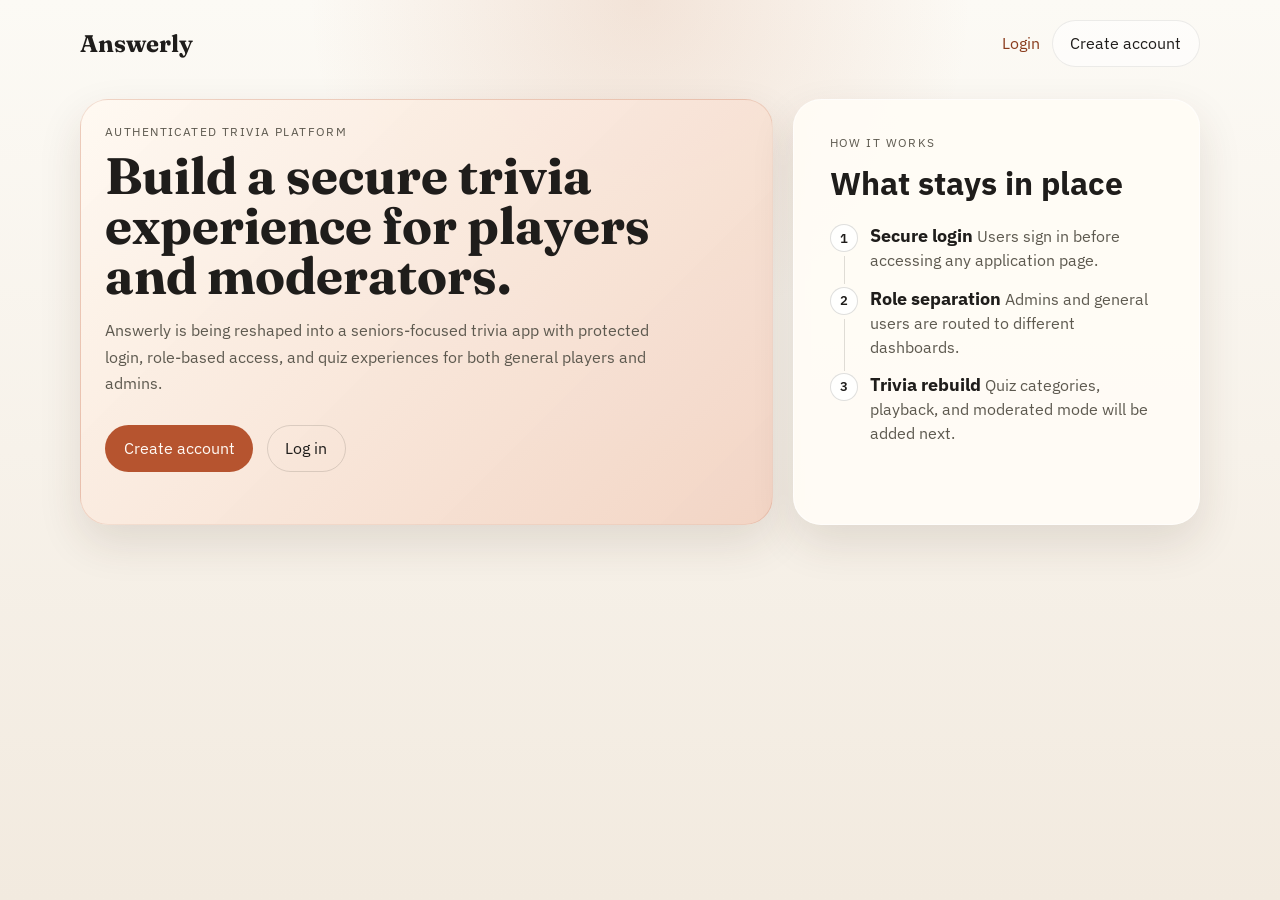
<file: frontend/index.html>
<!DOCTYPE html>
<html lang="en">

<head>
  <meta charset="UTF-8">
  <meta name="viewport" content="width=device-width, initial-scale=1.0">

  <title>Answerly | Trivia Platform</title>

  <link rel="preconnect" href="https://fonts.googleapis.com">
  <link rel="preconnect" href="https://fonts.gstatic.com" crossorigin>

  <link
    href="https://fonts.googleapis.com/css2?family=Fraunces:opsz,wght@9..144,600;9..144,700&family=IBM+Plex+Sans:wght@400;500;600&display=swap"
    rel="stylesheet">

  <link rel="stylesheet" href="./assets/css/styles.css">
</head>


<body data-page="landing">

  <div class="page-shell">


    <header class="topbar">
      <a class="brand" href="./index.html">Answerly</a>

      <nav class="topbar-nav">
        <a class="nav-link" href="./login.html">Login</a>
        <a class="button button-ghost" href="./register.html">Create account</a>
      </nav>
    </header>



    <!-- HERO SECTION -->

    <main class="hero-layout">


      <section class="hero-copy card card-accent">

        <p class="eyebrow">AUTHENTICATED TRIVIA PLATFORM</p>

        <h1>Build a secure trivia experience for players and moderators.</h1>

        <p class="lead">
          Answerly is being reshaped into a seniors-focused trivia app with
          protected login, role-based access, and quiz experiences for both
          general players and admins.
        </p>

        <div class="cta-row">
          <a class="button" href="./register.html">Create account</a>
          <a class="button button-secondary" href="./login.html">Log in</a>
        </div>

      </section>



      <!-- RIGHT SIDE CARD -->

      <aside class="card card-panel status-panel">

        <p class="eyebrow">HOW IT WORKS</p>

        <h2 class="panel-title">What stays in place</h2>

        <ol class="steps-list">

          <li>
            <div class="step-badge">1</div>
            <div class="step-body">
              <span class="step-label">Secure login</span>
              <span class="step-copy">Users sign in before accessing any application page.</span>
            </div>
          </li>

          <li>
            <div class="step-badge">2</div>
            <div class="step-body">
              <span class="step-label">Role separation</span>
              <span class="step-copy">Admins and general users are routed to different dashboards.</span>
            </div>
          </li>

          <li>
            <div class="step-badge">3</div>
            <div class="step-body">
              <span class="step-label">Trivia rebuild</span>
              <span class="step-copy">Quiz categories, playback, and moderated mode will be added next.</span>
            </div>
          </li>

        </ol>


        <!-- <div class="status-block">
          <p class="panel-label">Quick action</p>
          <a id="sessionAction" class="button button-secondary button-full" href="./login.html">
            Get started
          </a>
        </div> -->

      </aside>

    </main>

  </div>

  <script type="module" src="./assets/js/pages/landing-page.js"></script>

</body>

</html>
</file>
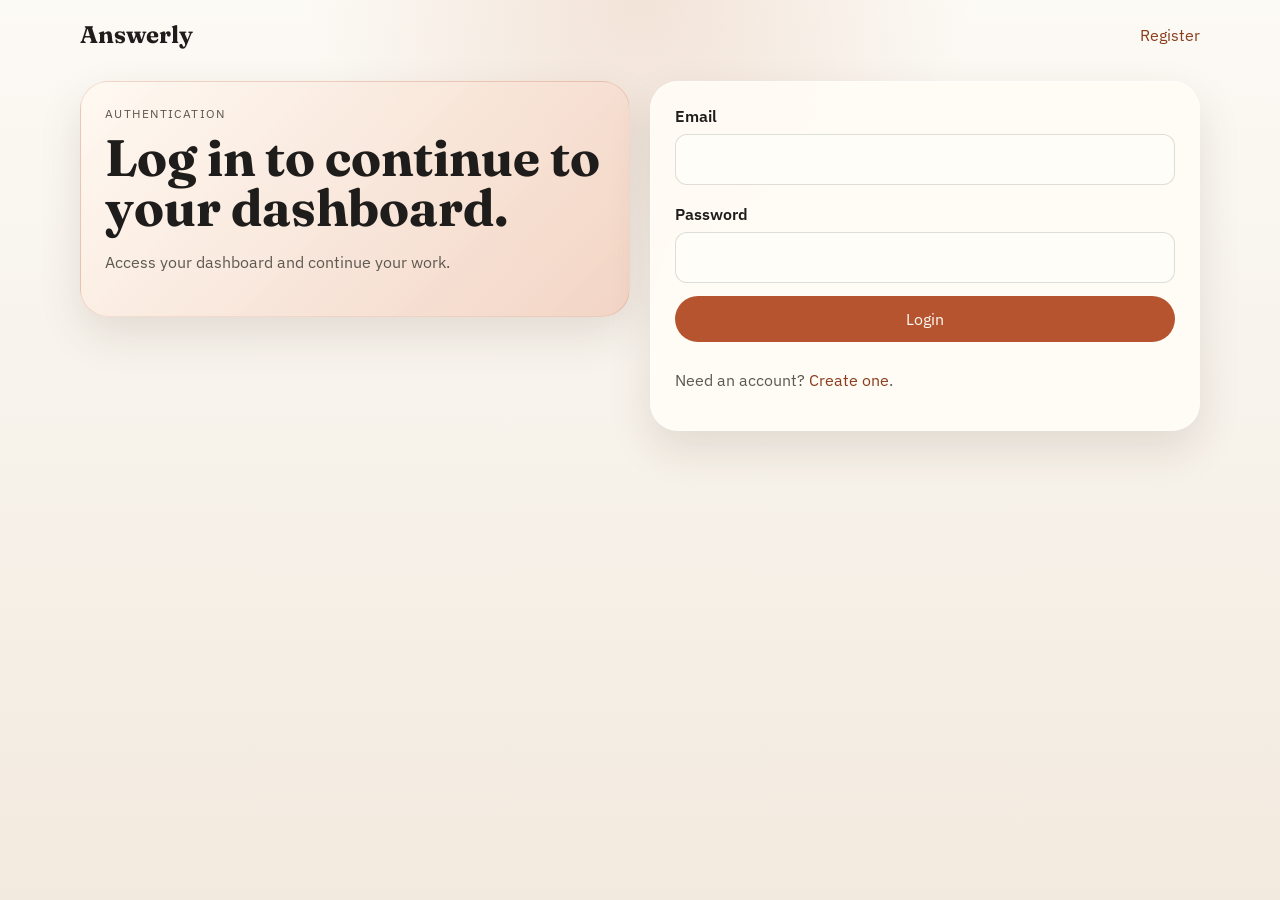
<file: frontend/admin-dashboard.html>
<!DOCTYPE html>
<html lang="en">
<head>
  <meta charset="UTF-8">
  <meta name="viewport" content="width=device-width, initial-scale=1.0">
  <title>Admin Dashboard | Answerly</title>
  <link rel="preconnect" href="https://fonts.googleapis.com">
  <link rel="preconnect" href="https://fonts.gstatic.com" crossorigin>
  <link href="https://fonts.googleapis.com/css2?family=Fraunces:opsz,wght@9..144,600;9..144,700&family=IBM+Plex+Sans:wght@400;500;600&display=swap" rel="stylesheet">
  <link rel="stylesheet" href="./assets/css/styles.css">
</head>
<body data-page="admin-dashboard">
  <div class="page-shell">
    <header class="topbar">
      <a class="brand" href="./index.html">Answerly</a>
      <nav class="topbar-nav">
        <span id="currentAdminLabel" class="nav-pill">Loading admin...</span>
        <a class="button button-secondary" href="./moderated-host.html">Moderated Host</a>
        <button id="logoutButton" class="button button-ghost" type="button">Logout</button>
      </nav>
    </header>

    <main class="dashboard-layout">
      <section class="card card-accent dashboard-summary">
        <p class="eyebrow">Admin Dashboard</p>
        <h1>Quiz management area</h1>
        <p class="lead">Admins can manage quiz questions on the left and monitor player performance on the right.</p>

        <dl class="metrics-grid">
          <div class="metric-card">
            <dt>Role</dt>
            <dd>Admin</dd>
          </div>
          <div class="metric-card">
            <dt>Total quizzes</dt>
            <dd id="quizCountValue">--</dd>
          </div>
          <div class="metric-card">
            <dt>Categories</dt>
            <dd id="categoryCountValue">--</dd>
          </div>
        </dl>
      </section>

      <section class="card card-panel quiz-categories-panel admin-dashboard-left">
        <div class="section-heading">
          <h2>Quiz Questions</h2>
          <button id="newQuizButton" class="button button-secondary" type="button">New Category</button>
        </div>
        <p id="adminMessage" class="feedback-message" aria-live="polite"></p>
        <div id="quizAdminList" class="quiz-category-list"></div>
        <div class="editor-actions admin-pagination-actions">
          <button id="previousQuizButton" class="button button-secondary" type="button">Previous</button>
          <button id="nextQuizButton" class="button button-secondary" type="button">Next</button>
        </div>
      </section>

      <section class="card card-panel score-summary-panel admin-dashboard-right">
        <div class="section-heading">
          <h2>Moderated Session Summary</h2>
        </div>

        <div class="stats-strip">
          <div class="metric-card">
            <dt>Latest session</dt>
            <dd id="adminCurrentUserValue">--</dd>
          </div>
          <div class="metric-card">
            <dt>Active sessions</dt>
            <dd id="adminTotalScoreValue">--</dd>
          </div>
        </div>

        <div class="recent-history-block">
          <p class="panel-label">Recent sessions</p>
          <div id="adminScoreSummaryList" class="recent-results-list"></div>
        </div>

        <div class="stats-strip admin-user-summary-strip">
          <div class="metric-card">
            <dt>Total sessions</dt>
            <dd id="adminTotalAttemptsValue">--</dd>
          </div>
          <div class="metric-card">
            <dt>Last ended</dt>
            <dd id="adminLastPlayedValue">--</dd>
          </div>
        </div>

        <div class="editor-actions admin-pagination-actions">
          <button id="previousUserButton" class="button button-secondary" type="button">Previous</button>
          <button id="nextUserButton" class="button button-secondary" type="button">Next</button>
        </div>
      </section>
    </main>
  </div>

  <div id="questionModal" class="quiz-modal" hidden>
    <div class="quiz-modal-backdrop" data-close-question="true"></div>
    <section class="quiz-modal-dialog admin-question-dialog" role="dialog" aria-modal="true" aria-labelledby="questionModalTitle">
      <div class="quiz-modal-header">
        <div>
          <p id="questionModalEyebrow" class="eyebrow">Question Editor</p>
          <h2 id="questionModalTitle">Question</h2>
        </div>
        <button id="closeQuestionModalButton" class="button button-ghost" type="button">Close</button>
      </div>

      <form id="questionEditorForm" class="form-stack" novalidate>
        <label class="field">
          <span>Question text</span>
          <textarea id="questionTextInput" rows="4"></textarea>
        </label>

        <label class="field">
          <span>Media type</span>
          <select id="questionMediaTypeInput">
            <option value="Video">Video</option>
            <option value="Image">Image</option>
            <option value="Audio">Audio</option>
            <option value="Quote">Quote</option>
          </select>
        </label>

        <label class="field">
          <span>YouTube / media URL</span>
          <input id="questionMediaUrlInput" type="url" placeholder="https://...">
        </label>

        <label class="field">
          <span>Media prompt</span>
          <textarea id="questionMediaPromptInput" rows="3"></textarea>
        </label>

        <div class="field">
          <span>Media preview</span>
          <div id="questionMediaPreview" class="admin-media-preview"></div>
        </div>

        <div class="admin-options-grid">
          <label class="field">
            <span>Option A</span>
            <input id="optionAInput" type="text">
          </label>
          <label class="field">
            <span>Option B</span>
            <input id="optionBInput" type="text">
          </label>
          <label class="field">
            <span>Option C</span>
            <input id="optionCInput" type="text">
          </label>
          <label class="field">
            <span>Option D</span>
            <input id="optionDInput" type="text">
          </label>
        </div>

        <label class="field">
          <span>Correct answer</span>
          <select id="correctAnswerInput">
            <option value="0">Option A</option>
            <option value="1">Option B</option>
            <option value="2">Option C</option>
            <option value="3">Option D</option>
          </select>
        </label>

        <label class="field">
          <span>Points</span>
          <input id="questionPointsInput" type="number" min="1" value="1">
        </label>

        <div class="editor-actions">
          <button class="button" type="submit">Save question</button>
          <button id="deleteQuestionButton" class="button button-secondary" type="button">Delete question</button>
        </div>
      </form>
    </section>
  </div>

  <div id="quizModal" class="quiz-modal" hidden>
    <div class="quiz-modal-backdrop" data-close-quiz-editor="true"></div>
    <section class="quiz-modal-dialog admin-question-dialog" role="dialog" aria-modal="true" aria-labelledby="quizModalTitle">
      <div class="quiz-modal-header">
        <div>
          <p class="eyebrow">Quiz Editor</p>
          <h2 id="quizModalTitle">Edit Quiz</h2>
        </div>
        <button id="closeQuizModalButton" class="button button-ghost" type="button">Close</button>
      </div>

      <form id="quizMetaForm" class="form-stack" novalidate>
        <label id="quizModalCategorySelectRow" class="field" hidden>
          <span>Category</span>
          <select id="quizModalCategorySelect" required></select>
        </label>

        <div id="quizModalCategoryCreateRow" class="field">
          <span>Category</span>
          <div class="admin-category-inline-row">
            <input id="quizModalCategoryCreateInput" type="text" maxlength="100" placeholder="Enter category name">
            <button id="quizModalCategoryCreateButton" class="button button-secondary" type="button">Add Category</button>
          </div>
          <p id="quizModalCategoryCreateMessage" class="feedback-message" aria-live="polite"></p>
        </div>

        <div id="quizModalQuestionsBlock" class="recent-history-block admin-details-block">
          <p class="panel-label">Questions</p>
          <p id="quizModalQuestionsMessage" class="feedback-message" aria-live="polite"></p>
          <div id="quizModalQuestionRow" class="admin-question-row"></div>
        </div>

        <div class="editor-actions">
          <button id="deleteQuizButton" class="button button-danger-outline" type="button">Delete category</button>
        </div>
      </form>
    </section>
  </div>

  <div id="addCategoryModal" class="quiz-modal" hidden>
    <div class="quiz-modal-backdrop" data-close-add-category="true"></div>
    <section class="quiz-modal-dialog admin-add-category-dialog" role="dialog" aria-modal="true" aria-labelledby="addCategoryModalTitle">
      <div class="quiz-modal-header">
        <div>
          <p class="eyebrow">Quiz Editor</p>
          <h2 id="addCategoryModalTitle">Add Category</h2>
        </div>
        <button id="closeAddCategoryModalButton" class="button button-ghost" type="button">Close</button>
      </div>

      <form id="addCategoryForm" class="form-stack" novalidate>
        <label class="field">
          <span>Category name</span>
          <input id="addCategoryNameInput" type="text" maxlength="100" required>
        </label>
        <p id="addCategoryMessage" class="feedback-message" aria-live="polite"></p>

        <div class="editor-actions">
          <button id="addCategorySubmitButton" class="button" type="submit">Add category</button>
          <button id="cancelAddCategoryButton" class="button button-secondary" type="button">Cancel</button>
        </div>
      </form>
    </section>
  </div>

  <div id="confirmModal" class="quiz-modal" hidden>
    <div id="confirmModalBackdrop" class="quiz-modal-backdrop"></div>
    <section class="quiz-modal-dialog admin-confirm-dialog" role="dialog" aria-modal="true" aria-labelledby="confirmModalTitle">
      <div class="quiz-modal-header">
        <div>
          <p class="eyebrow">Confirm Action</p>
          <h2 id="confirmModalTitle">Delete category?</h2>
        </div>
      </div>

      <p id="confirmModalMessage" class="recent-result-meta admin-confirm-message"></p>

      <div class="editor-actions">
        <button id="confirmModalCancelButton" class="button button-secondary" type="button">Cancel</button>
        <button id="confirmModalOkButton" class="button button-danger-outline" type="button">Delete</button>
      </div>
    </section>
  </div>

  <script type="module" src="./assets/js/pages/admin-dashboard-page.js"></script>
</body>
</html>
</file>
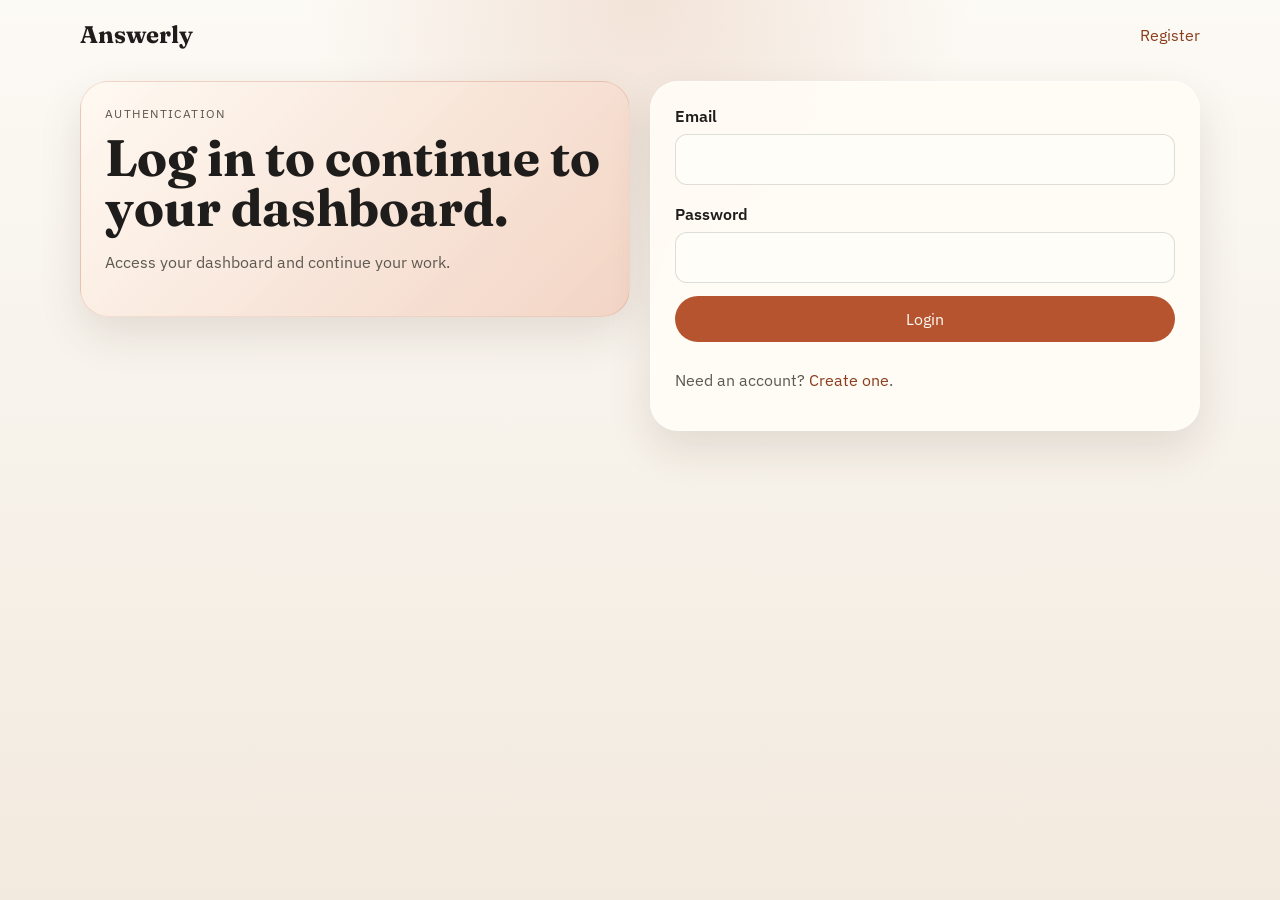
<file: frontend/login.html>
<!DOCTYPE html>
<html lang="en">
<head>
  <meta charset="UTF-8">
  <meta name="viewport" content="width=device-width, initial-scale=1.0">
  <title>Login | Answerly</title>
  <link rel="preconnect" href="https://fonts.googleapis.com">
  <link rel="preconnect" href="https://fonts.gstatic.com" crossorigin>
  <link href="https://fonts.googleapis.com/css2?family=Fraunces:opsz,wght@9..144,600;9..144,700&family=IBM+Plex+Sans:wght@400;500;600&display=swap" rel="stylesheet">
  <link rel="stylesheet" href="./assets/css/styles.css">
</head>
<body data-page="login">
  <div class="page-shell">
    <header class="topbar">
      <a class="brand" href="./index.html">Answerly</a>
      <nav class="topbar-nav">
        <a class="nav-link" href="./register.html">Register</a>
      </nav>
    </header>

    <main class="auth-layout">
      <section class="card card-accent intro-panel">
        <p class="eyebrow">Authentication</p>
        <h1>Log in to continue to your dashboard.</h1>
        <p class="lead">Access your dashboard and continue your work.</p>
      </section>

      <section class="card card-panel form-panel">
        <form id="loginForm" class="form-stack" novalidate>
          <label class="field">
            <span>Email</span>
            <input id="email" name="email" type="email" autocomplete="email" required>
          </label>
          <p id="emailError" class="field-error" aria-live="polite"></p>
          <label class="field">
          </label>
          <label class="field">
            <span>Password</span>
            <input id="password" name="password" type="password" autocomplete="current-password" required>
          </label>
          <p id="passwordError" class="field-error" aria-live="polite"></p>
          </label>
          <button class="button" type="submit">Login</button>
        </form>

        <p id="formMessage" class="feedback-message" aria-live="polite"></p>
        <p class="helper-copy">Need an account? <a href="./register.html">Create one</a>.</p>
      </section>
    </main>
  </div>

  <script type="module" src="./assets/js/pages/login-page.js"></script>
</body>
</html>
</file>
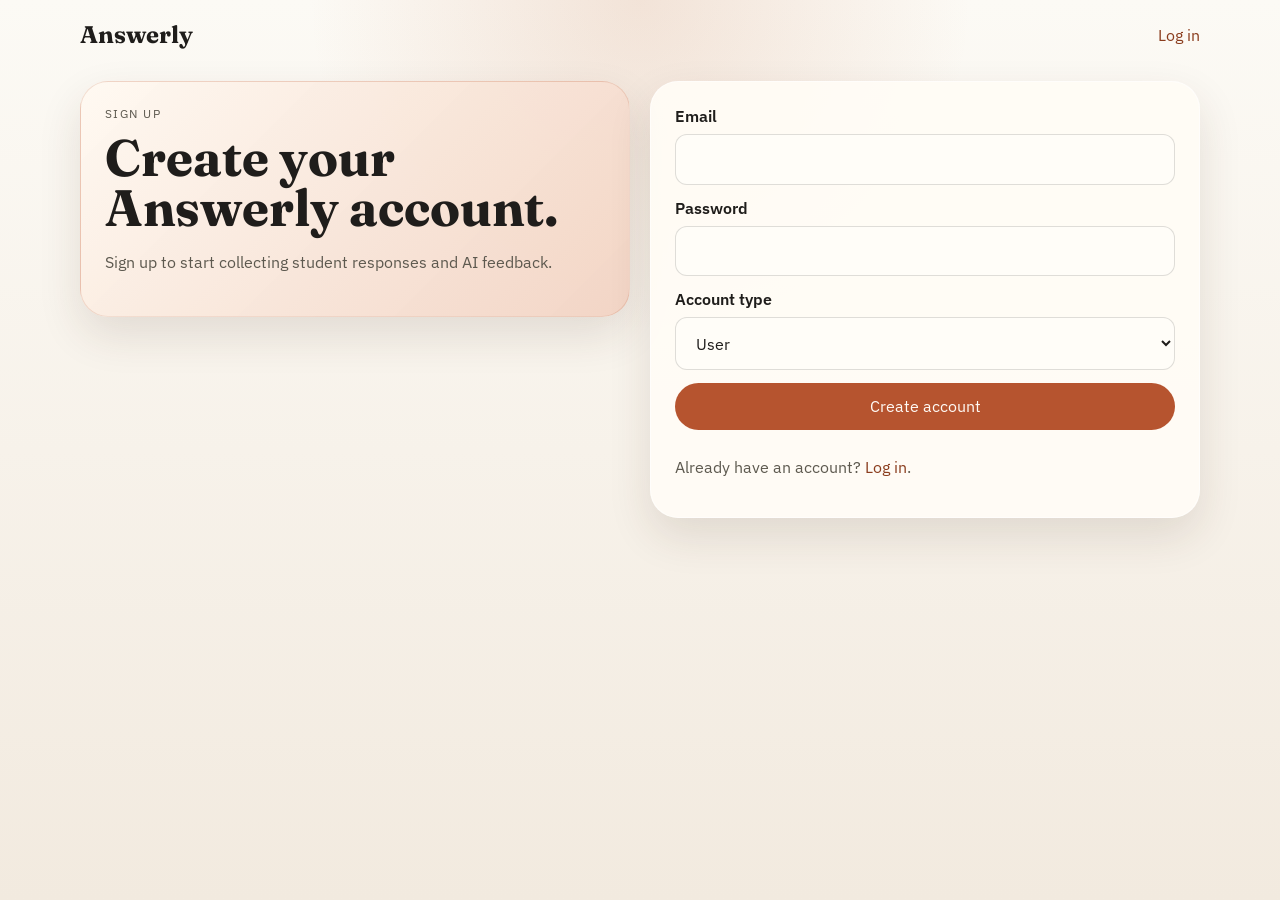
<file: frontend/register.html>
<!DOCTYPE html>
<html lang="en">
<head>
  <meta charset="UTF-8">
  <meta name="viewport" content="width=device-width, initial-scale=1.0">
  <title>Sign up | Answerly</title>
  <link rel="preconnect" href="https://fonts.googleapis.com">
  <link rel="preconnect" href="https://fonts.gstatic.com" crossorigin>
  <link href="https://fonts.googleapis.com/css2?family=Fraunces:opsz,wght@9..144,600;9..144,700&family=IBM+Plex+Sans:wght@400;500;600&display=swap" rel="stylesheet">
  <link rel="stylesheet" href="./assets/css/styles.css">
</head>
<body data-page="register">
  <div class="page-shell">
    <header class="topbar">
      <a class="brand" href="./index.html">Answerly</a>
      <nav class="topbar-nav">
        <a class="nav-link" href="./login.html">Log in</a>
      </nav>
    </header>

    <main class="auth-layout">
      <section class="card card-accent intro-panel">
        <p class="eyebrow">Sign up</p>
        <h1>Create your Answerly account.</h1>
        <p class="lead">Sign up to start collecting student responses and AI feedback.</p>
      </section>

      <section class="card card-panel form-panel">
        <form id="registerForm" class="form-stack" novalidate>
          <label class="field">
            <span>Email</span>
            <input id="email" name="email" type="email" autocomplete="email" required>
          </label>
          <p id="emailError" class="field-error" aria-live="polite"></p>
          <label class="field">
            <span>Password</span>
            <input id="password" name="password" type="password" autocomplete="new-password" required>
          </label>
          <p id="passwordError" class="field-error" aria-live="polite"></p>
          <label class="field">
            <span>Account type</span>
            <select id="role" name="role">
              <option value="user">User</option>
              <option value="admin">Admin</option>
            </select>
          </label>
          <p id="roleError" class="field-error" aria-live="polite"></p>
          <button class="button" type="submit">Create account</button>
        </form>

        <p id="formMessage" class="feedback-message" aria-live="polite"></p>
        <p class="helper-copy">Already have an account? <a href="./login.html">Log in</a>.</p>
      </section>
    </main>
  </div>

  <script type="module" src="./assets/js/pages/register-page.js"></script>
</body>
</html>
</file>
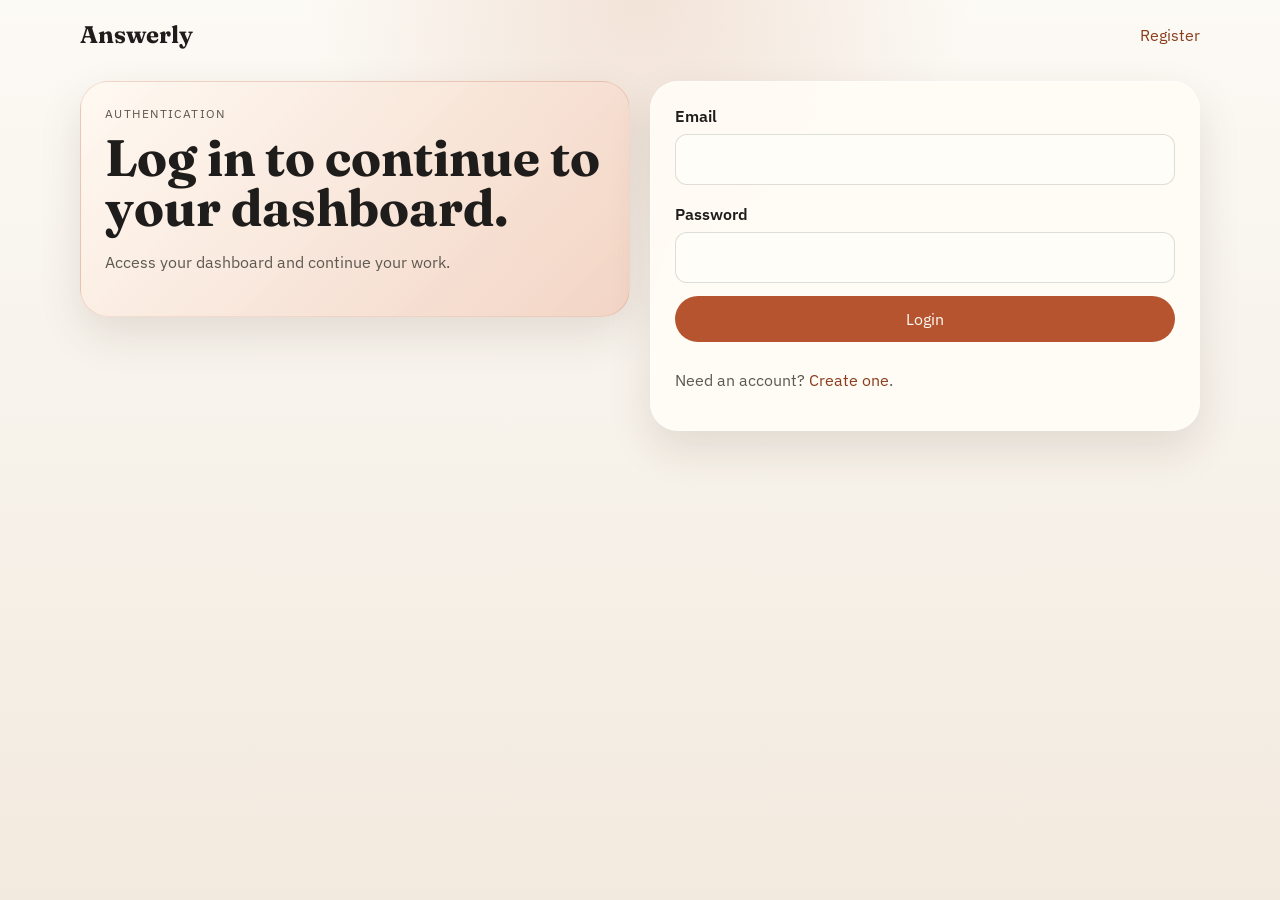
<file: frontend/user-dashboard.html>
<!DOCTYPE html>
<html lang="en">
<head>
  <meta charset="UTF-8">
  <meta name="viewport" content="width=device-width, initial-scale=1.0">
  <title>User Dashboard | Answerly</title>
  <link rel="preconnect" href="https://fonts.googleapis.com">
  <link rel="preconnect" href="https://fonts.gstatic.com" crossorigin>
  <link href="https://fonts.googleapis.com/css2?family=Fraunces:opsz,wght@9..144,600;9..144,700&family=IBM+Plex+Sans:wght@400;500;600&display=swap" rel="stylesheet">
  <link rel="stylesheet" href="./assets/css/styles.css">
</head>
<body data-page="user-dashboard">
  <div class="page-shell">
    <header class="topbar">
      <a class="brand" href="./index.html">Answerly</a>
      <nav class="topbar-nav">
        <span id="currentUserLabel" class="nav-pill">Loading session...</span>
        <a class="button button-secondary" href="./moderated-participant.html">Join Moderated</a>
        <button id="logoutButton" class="button button-ghost" type="button">Logout</button>
      </nav>
    </header>

    <main class="dashboard-layout">
      <section class="card card-accent dashboard-summary">
        <p class="eyebrow">User Dashboard</p>
        <h1>Trivia player area</h1>
        <p class="lead">Pick a quiz by era, review your recent scores, and continue building your seniors-focused trivia experience.</p>

        <dl class="metrics-grid">
          <div class="metric-card">
            <dt>Role</dt>
            <dd id="roleValue">User</dd>
          </div>
          <div class="metric-card">
            <dt>Status</dt>
            <dd>Authenticated</dd>
          </div>
        </dl>
      </section>

      <section class="card card-panel quiz-categories-panel">
        <div class="section-heading">
          <h2>Categories Choice</h2>
        </div>
        <div id="quizCategoryList" class="quiz-category-list"></div>
        <p id="dashboardMessage" class="feedback-message" aria-live="polite"></p>
      </section>

      <section class="card card-panel score-summary-panel">
        <div class="section-heading">
          <h2>Moderated Quiz Summary</h2>
        </div>
        <div class="stats-strip">
          <div class="metric-card">
            <dt>Sessions joined</dt>
            <dd id="totalAttemptsValue">--</dd>
          </div>
          <div class="metric-card">
            <dt>Total moderated score</dt>
            <dd id="totalScoreValue">--</dd>
          </div>
        </div>
        <div class="recent-history-block">
          <p class="panel-label">Recent moderated sessions</p>
          <div id="recentResultsList" class="recent-results-list"></div>
        </div>
      </section>
    </main>
  </div>

  <div id="quizModal" class="quiz-modal" hidden>
    <div class="quiz-modal-backdrop" data-close-quiz="true"></div>
    <section class="quiz-modal-dialog" role="dialog" aria-modal="true" aria-labelledby="quizModalTitle">
      <div class="quiz-modal-header">
        <div>
          <p id="quizModalEyebrow" class="eyebrow">Quiz Playback</p>
          <h2 id="quizModalTitle">Quiz Title</h2>
        </div>
        <button id="closeQuizButton" class="button button-ghost" type="button">Close</button>
      </div>

      <div class="quiz-progress-row">
        <span id="quizQuestionCounter" class="nav-pill">Question 1 / 5</span>
        <span id="quizScorePill" class="nav-pill">Score 0 / 5</span>
      </div>

      <div class="quiz-media-panel">
        <p id="quizMediaLabel" class="panel-label">Media prompt</p>
        <div id="quizMediaBox" class="quiz-media-box"></div>
      </div>

      <div class="quiz-question-block">
        <h3 id="quizQuestionText" class="quiz-question-text">Question text</h3>
        <div id="quizOptionsList" class="quiz-options-list"></div>
      </div>

      <div class="quiz-modal-footer">
        <p id="quizFeedbackMessage" class="feedback-message" aria-live="polite"></p>
        <div class="quiz-modal-actions">
          <button id="autoPlayButton" class="button button-secondary" type="button">Auto-play</button>
          <button id="stopAutoPlayButton" class="button button-ghost" type="button" hidden>Stop auto-play</button>
          <button id="nextQuestionButton" class="button" type="button" disabled>Next question</button>
        </div>
      </div>
    </section>
  </div>

  <script type="module" src="./assets/js/pages/user-dashboard-page.js"></script>
</body>
</html>
</file>
<file: frontend/assets/css/styles.css>
:root {
  --bg: #f4efe5;
  --bg-strong: radial-gradient(circle at top, rgba(199, 124, 84, 0.18), transparent 30%),
    linear-gradient(180deg, #fcfaf5 0%, #f2eadf 100%);
  --surface: rgba(255, 252, 246, 0.92);
  --surface-strong: #fffdf8;
  --panel: #1b2f2b;
  --text: #1f1d1b;
  --muted: #5d594f;
  --line: rgba(31, 29, 27, 0.14);
  --accent: #b6542f;
  --accent-dark: #8a3c1d;
  --accent-soft: #f1d3c3;
  --success: #275d46;
  --danger: #9a352a;
  --shadow: 0 18px 44px rgba(66, 42, 22, 0.12);
  --radius-lg: 28px;
  --radius-md: 18px;
  --radius-sm: 12px;
}

* {
  box-sizing: border-box;
}

[hidden] {
  display: none !important;
}

html {
  min-height: 100%;
}

body {
  margin: 0;
  min-height: 100vh;
  background: var(--bg-strong);
  color: var(--text);
  font-family: "IBM Plex Sans", sans-serif;
}

body.modal-open {
  overflow: hidden;
}

a {
  color: inherit;
}

button,
input,
select,
textarea {
  font: inherit;
}

.page-shell {
  width: min(1120px, calc(100% - 2rem));
  margin: 0 auto;
  padding: 1.25rem 0 3rem;
}

.topbar {
  display: flex;
  align-items: center;
  justify-content: space-between;
  gap: 1rem;
  margin-bottom: 2rem;
}

.topbar-nav {
  display: flex;
  align-items: center;
  gap: 0.75rem;
  flex-wrap: wrap;
}

.brand,
.hero-copy h1,
.intro-panel h1,
.dashboard-summary h1,
.section-heading h2 {
  font-family: "Fraunces", serif;
}

.brand {
  font-size: 1.5rem;
  text-decoration: none;
  font-weight: 700;
}

.nav-link,
.helper-copy a {
  color: var(--accent-dark);
  text-decoration: none;
}

.nav-pill {
  padding: 0.55rem 0.9rem;
  border-radius: 999px;
  background: rgba(255, 253, 248, 0.72);
  border: 1px solid var(--line);
  color: var(--muted);
}

.card {
  border-radius: var(--radius-lg);
  box-shadow: var(--shadow);
}

.card-accent {
  background:
    linear-gradient(135deg, rgba(255, 249, 241, 0.94) 0%, rgba(242, 211, 195, 0.96) 100%);
  border: 1px solid rgba(182, 84, 47, 0.16);
}

.card-panel {
  background: var(--surface);
  border: 1px solid rgba(255, 255, 255, 0.6);
}

.hero-layout,
.auth-layout,
.dashboard-layout {
  display: grid;
  gap: 1.25rem;
}

.hero-layout {
  grid-template-columns: 1.45fr 0.85fr;
  align-items: stretch;
}

.auth-layout {
  grid-template-columns: 1fr 1fr;
  align-items: start;
}

.dashboard-layout {
  grid-template-columns: repeat(12, 1fr);
  align-items: stretch;
}

.hero-copy,
.intro-panel,
.dashboard-summary,
.status-panel,
.form-panel,
.evaluator-panel,
.output-panel,
.admin-panel,
.quiz-categories-panel,
.score-summary-panel,
.moderated-host-question-panel {
  padding: 1.5rem;
}

.dashboard-summary {
  grid-column: span 12;
}

.evaluator-panel,
.admin-panel {
  grid-column: span 7;
}

.output-panel {
  grid-column: span 5;
}

.quiz-categories-panel,
.score-summary-panel {
  grid-column: span 6;
  height: 100%;
  min-height: 430px;
}

.admin-quizzes-panel,
.admin-editor-panel {
  grid-column: span 6;
  align-self: start;
}

.quiz-categories-panel {
  display: flex;
  flex-direction: column;
}

.eyebrow,
.panel-label {
  text-transform: uppercase;
  letter-spacing: 0.12em;
  font-size: 0.74rem;
  color: var(--muted);
  margin: 0 0 0.75rem;
}

h1,
h2,
p {
  margin-top: 0;
}

h1 {
  font-size: clamp(2.2rem, 4vw, 4rem);
  line-height: 0.98;
  margin-bottom: 1rem;
}

h2 {
  font-size: 1.6rem;
  margin-bottom: 0;
}

.lead {
  color: var(--muted);
  max-width: 58ch;
  line-height: 1.65;
}

.cta-row,
.section-heading {
  display: flex;
  align-items: center;
  justify-content: space-flex-start;
  gap: 0.85rem;
  flex-wrap: wrap;
}

.cta-row {
  margin: 1.75rem 0;
}

.hero-grid,
.metrics-grid,
.result-grid,
.quiz-category-list,
.recent-results-list,
.stats-strip {
  display: grid;
  gap: 1rem;
}

.quiz-category-list {
  flex: 1;
}

.hero-grid {
  grid-template-columns: repeat(2, minmax(0, 1fr));
}

.hero-grid div,
.metric-card,
.result-grid div,
.status-block,
.recent-result-card {
  background: rgba(255, 255, 255, 0.58);
  border: 1px solid rgba(255, 255, 255, 0.6);
  border-radius: var(--radius-md);
  padding: 1rem;
}

.recent-result-button {
  cursor: pointer;
}

.recent-result-button:hover,
.recent-result-button:focus-visible {
  background: rgba(255, 255, 255, 0.82);
  outline: 2px solid rgba(182, 84, 47, 0.2);
  outline-offset: 2px;
}

.dev-action-group {
  display: grid;
  gap: 0.75rem;
}

.hero-grid dt,
.metric-card dt,
.result-grid dt {
  font-weight: 600;
  margin-bottom: 0.45rem;
}

.hero-grid dd,
.metric-card dd,
.result-grid dd {
  margin: 0;
  color: var(--muted);
  line-height: 1.5;
}

.panel-value {
  margin: 0;
  font-size: 1.1rem;
}

.quiz-category-card {
  width: 100%;
  display: flex;
  align-items: center;
  justify-content: space-between;
  gap: 1rem;
  padding: 1.15rem 1.2rem;
  border-radius: var(--radius-md);
  border: 1px solid rgba(255, 255, 255, 0.6);
  background: rgba(255, 255, 255, 0.58);
  color: var(--text);
  cursor: pointer;
}

.quiz-category-card:hover,
.quiz-category-card:focus-visible {
  background: rgba(255, 255, 255, 0.82);
}

.quiz-category-title {
  font-weight: 700;
  text-align: left;
}

.quiz-category-score,
.recent-result-score {
  flex-shrink: 0;
  padding: 0.45rem 0.8rem;
  border-radius: 999px;
  background: rgba(182, 84, 47, 0.12);
  color: var(--accent-dark);
  font-weight: 700;
}

.stats-strip {
  grid-template-columns: repeat(2, minmax(0, 1fr));
  margin-bottom: 1rem;
}

.recent-history-block {
  display: grid;
  gap: 0.85rem;
}

.admin-quiz-list {
  display: grid;
  gap: 1rem;
}

.admin-quiz-card,
.admin-selected-quiz-card {
  background: rgba(255, 255, 255, 0.58);
  border: 1px solid rgba(255, 255, 255, 0.6);
  border-radius: var(--radius-md);
  padding: 1rem;
}

.admin-quiz-toprow {
  display: flex;
  align-items: center;
  justify-content: space-between;
  gap: 0.85rem;
  margin-bottom: 0.45rem;
}

.editor-actions {
  display: flex;
  gap: 0.65rem;
  flex-wrap: wrap;
  margin-top: 0.75rem;
}

.recent-result-heading {
  display: flex;
  align-items: center;
  justify-content: space-between;
  gap: 1rem;
  margin-bottom: 0.65rem;
}

.recent-result-title {
  margin: 0;
  font-size: 1rem;
}

.recent-result-meta {
  margin: 0;
  color: var(--muted);
  line-height: 1.4;
}

.admin-quizzes-panel h2,
.admin-editor-panel h2 {
  font-size: 1.35rem;
  margin-bottom: 0;
  line-height: 1.05;
}

.admin-quizzes-panel .button,
.admin-editor-panel .button {
  min-height: 44px;
  padding: 0.78rem 1.1rem;
}

.admin-editor-panel .form-stack {
  gap: 0.55rem;
}

.admin-editor-panel .field {
  gap: 0.35rem;
}

.admin-editor-panel .field span {
  font-size: 0.96rem;
}

.admin-editor-panel .field input,
.admin-editor-panel .field select,
.admin-editor-panel .field textarea {
  padding: 0.82rem 0.95rem;
}

.admin-editor-panel textarea {
  min-height: 130px;
}

.admin-selected-quiz-card {
  color: var(--muted);
  line-height: 1.55;
}

.admin-toolbar {
  display: flex;
  align-items: center;
  gap: 0.75rem;
  margin-bottom: 0.85rem;
  flex-wrap: wrap;
}

.admin-panel-heading {
  margin-bottom: 0.85rem;
}

.admin-quiz-card .recent-result-title {
  font-size: 1rem;
}

.admin-quiz-card .recent-result-meta {
  line-height: 1.45;
}

.admin-quiz-card .button-secondary {
  background: transparent;
}

.admin-quizzes-panel .feedback-message {
  margin-bottom: 0.75rem;
}

.admin-editor-panel .panel-label {
  margin-bottom: 0.55rem;
}

.quiz-modal {
  position: fixed;
  inset: 0;
  z-index: 30;
  display: grid;
  place-items: center;
  padding: 1.5rem;
}

.quiz-modal[hidden] {
  display: none;
}

.quiz-modal-backdrop {
  position: absolute;
  inset: 0;
  background: rgba(23, 18, 14, 0.48);
  backdrop-filter: blur(6px);
}

.quiz-modal-dialog {
  position: relative;
  z-index: 1;
  width: min(760px, 100%);
  max-height: min(90vh, 920px);
  overflow: auto;
  padding: 1.5rem;
  border-radius: var(--radius-lg);
  background: var(--surface-strong);
  box-shadow: 0 28px 70px rgba(42, 26, 12, 0.28);
}

.quiz-modal-header,
.quiz-progress-row,
.quiz-modal-footer {
  display: flex;
  align-items: center;
  justify-content: space-between;
  gap: 1rem;
}

.quiz-modal-header {
  align-items: flex-start;
}

.quiz-progress-row {
  margin: 1rem 0;
  flex-wrap: wrap;
}

.quiz-media-panel,
.quiz-question-block {
  margin-top: 1rem;
}

.quiz-media-box {
  min-height: 120px;
  padding: 1rem 1.1rem;
  border-radius: var(--radius-md);
  border: 1px solid var(--line);
  background: linear-gradient(135deg, rgba(241, 211, 195, 0.5), rgba(255, 253, 248, 0.95));
  color: var(--muted);
  line-height: 1.65;
  display: flex;
  flex-direction: column;
  align-items: center;
  justify-content: center;
}

.quiz-media-image {
  max-width: 100%;
  max-height: 320px;
  border-radius: 10px;
  object-fit: contain;
}

.quiz-media-player {
  width: 100%;
  max-width: 100%;
  border-radius: 10px;
}

.quiz-media-iframe {
  width: 100%;
  aspect-ratio: 16 / 9;
  border: 0;
  border-radius: 10px;
}

.quiz-media-prompt {
  margin: 0 0 0.5rem;
  font-style: italic;
  color: var(--muted);
  text-align: center;
}

.quiz-question-text {
  margin: 0 0 1rem;
  font-size: 1.25rem;
}

.quiz-options-list {
  display: grid;
  grid-template-columns: repeat(2, minmax(0, 1fr));
  gap: 0.9rem;
}

.quiz-option-button {
  min-height: 86px;
  padding: 1rem;
  border-radius: var(--radius-md);
  border: 1px solid var(--line);
  background: rgba(255, 255, 255, 0.82);
  color: var(--text);
  text-align: left;
  cursor: pointer;
}

.quiz-option-button:hover,
.quiz-option-button:focus-visible {
  background: rgba(255, 248, 240, 0.96);
}

.quiz-option-button.is-correct {
  border-color: rgba(39, 93, 70, 0.35);
  background: rgba(39, 93, 70, 0.12);
}

.quiz-option-button.is-selected {
  border-color: rgba(182, 84, 47, 0.45);
  background: rgba(241, 211, 195, 0.52);
}

.quiz-option-button.is-wrong {
  border-color: rgba(154, 53, 42, 0.5);
  background: rgba(154, 53, 42, 0.14);
}

.quiz-option-button:disabled {
  cursor: default;
}

.quiz-modal-footer {
  margin-top: 1.25rem;
  align-items: flex-end;
}

.quiz-modal-actions {
  display: flex;
  gap: 0.6rem;
  flex-wrap: wrap;
  justify-content: flex-end;
}

.button {
  display: inline-flex;
  align-items: center;
  justify-content: center;
  min-height: 44px;
  padding: 0.78rem 1.1rem;
  border-radius: 999px;
  border: 1px solid transparent;
  background: var(--accent);
  color: #fffaf5;
  text-decoration: none;
  cursor: pointer;
  transition: transform 160ms ease, background 160ms ease, border-color 160ms ease;
}

.button:hover,
.button:focus-visible {
  background: var(--accent-dark);
  transform: translateY(-1px);
}

.button-secondary {
  background: transparent;
  color: var(--text);
  border-color: var(--line);
}

.button-secondary:hover,
.button-secondary:focus-visible {
  border-color: rgba(182, 84, 47, 0.35);
  background: rgba(255, 255, 255, 0.68);
}

.button-danger-outline {
  background: rgba(154, 53, 42, 0.08);
  color: var(--danger);
  border-color: rgba(154, 53, 42, 0.36);
}

.button-danger-outline:hover,
.button-danger-outline:focus-visible {
  background: rgba(154, 53, 42, 0.14);
  border-color: rgba(154, 53, 42, 0.54);
}

.button-danger-outline:disabled {
  opacity: 0.55;
  cursor: not-allowed;
}

.button-ghost {
  background: rgba(255, 255, 255, 0.55);
  color: var(--text);
  border-color: rgba(31, 29, 27, 0.08);
}

.button-full {
  width: 100%;
}

.form-stack {
  display: grid;
  gap: 0.4rem;
}

.field {
  display: grid;
  gap: 0.5rem;
}

.field span {
  font-weight: 600;
}

.field input,
.field select,
.field textarea {
  width: 100%;
  border: 1px solid var(--line);
  border-radius: var(--radius-sm);
  padding: 0.9rem 1rem;
  background: var(--surface-strong);
  color: var(--text);
}

.field textarea {
  resize: vertical;
  min-height: 120px;
}

.field input:focus,
.field select:focus,
.field textarea:focus,
.button:focus-visible,
.nav-link:focus-visible,
.helper-copy a:focus-visible {
  outline: 2px solid rgba(182, 84, 47, 0.45);
  outline-offset: 2px;
}

.feedback-message {
  min-height: 0.6rem;
  margin: 0.1rem 0 0;
  color: var(--muted);
}

.feedback-message[data-state="success"] {
  color: var(--success);
}

.feedback-message[data-state="error"] {
  color: var(--danger);
}

.helper-copy {
  margin-top: 1rem;
  color: var(--muted);
}

.field-error{
  min-height:0;
  margin:0;
  font-size:.85rem;
  color:var(--danger);
}

.field-error:not(:empty){
  min-height:0.2rem;
  margin:0.01rem 0 0;
}

.table-wrap {
  overflow-x: auto;
}

.data-table {
  width: 100%;
  border-collapse: collapse;
}

.data-table th,
.data-table td {
  text-align: left;
  padding: 0.95rem 0.8rem;
  border-bottom: 1px solid var(--line);
}

.data-table thead th {
  font-size: 0.85rem;
  color: var(--muted);
  text-transform: uppercase;
  letter-spacing: 0.08em;
}

.status-panel {
  background: var(--surface);
  border-radius: var(--radius-lg);
  box-shadow: 0 18px 44px rgba(66,42,22,0.12);
  padding: 2.2rem 2.2rem 1.6rem 2.2rem;
  border: 1px solid rgba(255,255,255,0.6);
}

.status-panel h2 {
  font-size: 2rem;
  font-weight: 700;
  margin-bottom: 1.2rem;
}

.steps-list {
  list-style: none;
  padding: 0;
  margin: 1.25rem 0 1.75rem;
  display: grid;
  gap: .9rem;
}

.steps-list li {
  display: grid;
  grid-template-columns: auto 1fr;
  gap: .55rem .75rem;
  align-items: flex-start;
  position: relative;
}

.steps-list li:not(:last-child)::after {
  content: "";
  position: absolute;
  left: 14px;
  top: 32px;
  bottom: -12px;
  width: 1px;
  background: var(--line);
}

.step-badge {
  width: 28px;
  height: 28px;
  border-radius: 999px;
  border: 1px solid var(--line);
  background: rgba(255,255,255,.9);
  display: inline-flex;
  align-items: center;
  justify-content: center;
  font-weight: 600;
  font-size: .8rem;
}

.step-label {
  font-weight: 700;
  font-size: 1.1rem;
}

.step-copy {
  color: var(--muted);
  line-height: 1.5;
}

.status-block {
  background: rgba(255,255,255,0.58);
  border-radius: var(--radius-md);
  padding: 1.2rem 1.5rem;
  margin-top: 2rem;
}

.status-block .panel-label {
  text-transform: uppercase;
  letter-spacing: .12em;
  font-size: .85rem;
  color: var(--muted);
  margin-bottom: .7rem;
}

@media (max-width: 920px) {
  .hero-layout,
  .auth-layout {
    grid-template-columns: 1fr;
  }

  .evaluator-panel,
  .output-panel,
  .admin-panel,
  .admin-quizzes-panel,
  .admin-editor-panel,
  .quiz-categories-panel,
  .score-summary-panel {
    grid-column: span 12;
  }
}

@media (max-width: 640px) {
  .page-shell {
    width: min(100% - 1rem, 1120px);
  }

  .topbar {
    flex-direction: column;
    align-items: flex-start;
  }

  .hero-grid,
  .metrics-grid,
  .result-grid,
  .stats-strip {
    grid-template-columns: 1fr;
  }

  .quiz-options-list {
    grid-template-columns: 1fr;
  }

  h1 {
    font-size: 2.2rem;
  }

  .quiz-category-card,
  .recent-result-heading,
  .quiz-modal-header,
  .quiz-modal-footer,
  .admin-quiz-toprow {
    align-items: flex-start;
    flex-direction: column;
  }
}

body[data-page="admin-dashboard"] .admin-dashboard-left,
body[data-page="admin-dashboard"] .admin-dashboard-right {
  grid-column: span 6;
}

body[data-page="admin-dashboard"] .admin-toolbar {
  margin-bottom: 0.35rem;
}

body[data-page="admin-dashboard"] .admin-dashboard-left .section-heading,
body[data-page="admin-dashboard"] .admin-dashboard-right .section-heading {
  margin-bottom: 0.15rem;
}

body[data-page="admin-dashboard"] .admin-library-card {
  min-height: 148px;
  align-items: flex-start;
  cursor: pointer;
}

body[data-page="admin-dashboard"] .admin-library-content {
  display: grid;
  gap: 0.45rem;
  text-align: left;
}

body[data-page="admin-dashboard"] .admin-library-card .recent-result-meta {
  line-height: 1.45;
}

body[data-page="admin-dashboard"] .admin-library-card .button-secondary {
  background: transparent;
}

body[data-page="admin-dashboard"] .admin-dashboard-right .metric-card dd {
  color: var(--muted);
}

body[data-page="admin-dashboard"] .admin-dashboard-right .form-stack {
  gap: 0.55rem;
}

body[data-page="admin-dashboard"] .admin-dashboard-right .field {
  gap: 0.35rem;
}

body[data-page="admin-dashboard"] .admin-dashboard-right .field input,
body[data-page="admin-dashboard"] .admin-dashboard-right .field select,
body[data-page="admin-dashboard"] .admin-dashboard-right .field textarea {
  padding: 0.9rem 1rem;
}

body[data-page="admin-dashboard"] .admin-dashboard-right textarea {
  min-height: 140px;
}

body[data-page="admin-dashboard"] .admin-details-block {
  margin-top: 1rem;
}

body[data-page="admin-dashboard"] .admin-details-block .recent-result-card {
  color: var(--muted);
  line-height: 1.55;
}

body[data-page="admin-dashboard"] .admin-details-block .recent-result-card.is-clickable-session {
  cursor: pointer;
  transition: border-color 0.2s ease, box-shadow 0.2s ease, transform 0.2s ease;
}

body[data-page="admin-dashboard"] .admin-details-block .recent-result-card.is-clickable-session:hover,
body[data-page="admin-dashboard"] .admin-details-block .recent-result-card.is-clickable-session:focus-visible {
  border-color: var(--brand);
  box-shadow: 0 0 0 2px color-mix(in srgb, var(--brand) 18%, transparent);
  transform: translateY(-1px);
}

@media (max-width: 920px) {
  body[data-page="admin-dashboard"] .admin-dashboard-left,
  body[data-page="admin-dashboard"] .admin-dashboard-right {
    grid-column: span 12;
  }
}

body[data-page="admin-dashboard"] .admin-dashboard-left,
body[data-page="admin-dashboard"] .admin-dashboard-right {
  grid-column: span 6;
  height: 100%;
}

body[data-page="admin-dashboard"] .admin-dashboard-left,
body[data-page="admin-dashboard"] .admin-dashboard-right {
  display: flex;
  flex-direction: column;
}

body[data-page="admin-dashboard"] .admin-dashboard-left .section-heading,
body[data-page="admin-dashboard"] .admin-dashboard-right .section-heading {
  margin-bottom: 0;
}

body[data-page="admin-dashboard"] .admin-dashboard-left h2,
body[data-page="admin-dashboard"] .admin-dashboard-right h2 {
  font-size: 1.6rem;
}

body[data-page="admin-dashboard"] .admin-toolbar {
  margin: 0 0 0.75rem;
}

body[data-page="admin-dashboard"] #quizAdminList {
  gap: 1rem;
}

body[data-page="admin-dashboard"] .admin-library-card {
  min-height: 148px;
  align-items: flex-start;
  justify-content: space-between;
  cursor: pointer;
  padding: 1rem;
}

body[data-page="admin-dashboard"] .admin-library-content {
  display: grid;
  gap: 0.45rem;
  text-align: left;
}

body[data-page="admin-dashboard"] .admin-library-card .quiz-category-title {
  font-weight: 700;
}

body[data-page="admin-dashboard"] .admin-library-card .recent-result-meta {
  margin: 0;
  line-height: 1.45;
}

body[data-page="admin-dashboard"] .admin-library-card .editor-actions {
  margin-top: 0.7rem;
}

body[data-page="admin-dashboard"] .admin-library-card .button {
  min-height: 40px;
  padding: 0.65rem 1rem;
}

body[data-page="admin-dashboard"] .admin-library-card .button-secondary {
  background: transparent;
}

body[data-page="admin-dashboard"] .admin-dashboard-right .stats-strip {
  margin-bottom: 1rem;
}

body[data-page="admin-dashboard"] .admin-dashboard-right .metric-card dd {
  color: var(--muted);
}

body[data-page="admin-dashboard"] .admin-dashboard-right .form-stack {
  gap: 0.5rem;
}

body[data-page="admin-dashboard"] .admin-dashboard-right .field {
  gap: 0.4rem;
}

body[data-page="admin-dashboard"] .admin-dashboard-right .field span {
  font-weight: 600;
}

body[data-page="admin-dashboard"] .admin-dashboard-right .field input,
body[data-page="admin-dashboard"] .admin-dashboard-right .field select,
body[data-page="admin-dashboard"] .admin-dashboard-right .field textarea {
  padding: 0.9rem 1rem;
}

body[data-page="admin-dashboard"] .admin-dashboard-right textarea {
  min-height: 130px;
}

body[data-page="admin-dashboard"] .admin-details-block {
  margin-top: 1rem;
}

body[data-page="admin-dashboard"] .admin-details-block .recent-result-card {
  color: var(--muted);
  line-height: 1.55;
}

body[data-page="admin-dashboard"] .admin-user-summary-strip {
  margin-top: 1rem;
  margin-bottom: 1rem;
}

body[data-page="admin-dashboard"] .admin-pagination-actions {
  justify-content: space-between;
  margin-top: auto;
}

@media (max-width: 640px) {
  body[data-page="admin-dashboard"] .admin-library-card {
    align-items: flex-start;
    flex-direction: column;
  }

  body[data-page="admin-dashboard"] .admin-pagination-actions {
    justify-content: flex-start;
  }
}

body[data-page="admin-dashboard"] .admin-library-card {
  min-height: auto;
  display: flex;
  align-items: flex-start;
  justify-content: space-between;
  gap: 1rem;
}

body[data-page="admin-dashboard"] .admin-library-content {
  display: grid;
  gap: 0.45rem;
  text-align: left;
  width: 100%;
}

body[data-page="admin-dashboard"] .admin-quiz-title-button {
  cursor: pointer;
}

body[data-page="admin-dashboard"] .admin-quiz-title-button:hover,
body[data-page="admin-dashboard"] .admin-quiz-title-button:focus-visible {
  color: var(--accent-dark);
  outline: none;
}

body[data-page="admin-dashboard"] .admin-question-row {
  display: flex;
  gap: 0.55rem;
  flex-wrap: nowrap;
  overflow-x: auto;
  margin-top: 0.35rem;
  padding-bottom: 0.2rem;
  scrollbar-width: thin;
}

body[data-page="admin-dashboard"] .admin-question-chip {
  min-width: 48px;
  min-height: 42px;
  padding: 0.65rem 0.85rem;
  border-radius: 999px;
  border: 1px solid var(--line);
  background: rgba(255, 255, 255, 0.84);
  color: var(--text);
  cursor: pointer;
  flex: 0 0 auto;
}

body[data-page="admin-dashboard"] .admin-question-chip:hover,
body[data-page="admin-dashboard"] .admin-question-chip:focus-visible {
  background: rgba(255, 248, 240, 0.96);
}

body[data-page="admin-dashboard"] .admin-add-chip {
  font-size: 1.2rem;
  font-weight: 700;
  color: var(--accent-dark);
}


body[data-page="admin-dashboard"] .admin-question-dialog {
  width: min(820px, 100%);
}

body[data-page="admin-dashboard"] .admin-add-category-dialog {
  width: min(560px, 100%);
}

body[data-page="admin-dashboard"] .admin-confirm-dialog {
  width: min(560px, 100%);
}

body[data-page="admin-dashboard"] .admin-confirm-message {
  margin-top: 0.45rem;
  margin-bottom: 0.35rem;
  color: var(--text);
  line-height: 1.55;
}

body[data-page="admin-dashboard"] .admin-options-grid {
  display: grid;
  grid-template-columns: repeat(2, minmax(0, 1fr));
  gap: 0.9rem;
}

body[data-page="admin-dashboard"] .admin-media-preview {
  min-height: 90px;
  border: 1px solid var(--line);
  border-radius: var(--radius-sm);
  background: rgba(255, 255, 255, 0.82);
  padding: 0.9rem 1rem;
  display: grid;
  align-items: center;
}

body[data-page="admin-dashboard"] .admin-media-preview-image {
  max-width: 100%;
  max-height: 240px;
  border-radius: 10px;
}

body[data-page="admin-dashboard"] .admin-media-preview-player {
  width: 100%;
  max-width: 100%;
}

body[data-page="admin-dashboard"] .admin-media-preview-iframe {
  width: 100%;
  aspect-ratio: 16 / 9;
  border: 0;
  border-radius: 10px;
}

body[data-page="admin-dashboard"] .admin-media-preview-quote {
  margin: 0;
  padding-left: 0.85rem;
  border-left: 3px solid var(--accent-dark);
  color: var(--text);
  line-height: 1.5;
}

body[data-page="admin-dashboard"] .admin-category-inline-row {
  display: flex;
  gap: 0.6rem;
  align-items: center;
}

body[data-page="admin-dashboard"] .admin-category-inline-row .button {
  white-space: nowrap;
}

@media (max-width: 640px) {
  body[data-page="admin-dashboard"] .admin-options-grid {
    grid-template-columns: 1fr;
  }
}

body[data-page="moderated-host"] .recent-results-list {
  max-height: 280px;
  overflow: auto;
}

body[data-page="moderated-host"] .session-code-pill {
  margin: 0.25rem 0 0;
  padding: 0.72rem 0.95rem;
  border-radius: 14px;
  border: 1px solid rgba(182, 84, 47, 0.36);
  background: rgba(241, 211, 195, 0.55);
  color: var(--accent-dark);
  font-weight: 700;
  letter-spacing: 0.01em;
  font-size: 1.05rem;
}

body[data-page="moderated-host"] .moderated-host-layout {
  grid-template-columns: repeat(12, 1fr);
  grid-template-areas:
    "controls controls controls controls controls controls monitor monitor monitor monitor monitor monitor"
    "question question question question question question question question question question question question";
  gap: 1.25rem;
}

body[data-page="moderated-host"] .moderated-host-controls {
  grid-area: controls;
  min-height: 360px;
}

body[data-page="moderated-host"] .moderated-host-monitor {
  grid-area: monitor;
  min-height: 360px;
}

body[data-page="moderated-host"] .moderated-host-question-panel {
  grid-area: question;
}

body[data-page="moderated-host"] #hostStatsList {
  grid-template-columns: repeat(3, minmax(0, 1fr));
  margin-bottom: 0.85rem;
}

body[data-page="moderated-host"] #participantList {
  max-height: 220px;
  overflow: auto;
}

body[data-page="moderated-host"] .moderated-question-actions {
  justify-content: flex-end;
}

body[data-page="moderated-host"] #hostQuestionTitle,
body[data-page="moderated-participant"] #participantQuestionTitle {
  margin-bottom: 0.55rem;
}

body[data-page="moderated-host"] #hostQuestionText {
  font-size: 1.9rem;
  line-height: 1.35;
  color: var(--text);
  margin-top: 0.4rem;
  margin-bottom: 0.9rem;
}

body[data-page="moderated-participant"] #participantQuestionText {
  font-size: 1.85rem;
  line-height: 1.35;
  color: var(--text);
  margin-top: 0.4rem;
  margin-bottom: 0.95rem;
}

body[data-page="moderated-host"] .admin-media-preview {
  min-height: 90px;
  border: 1px solid var(--line);
  border-radius: var(--radius-sm);
  background: rgba(255, 255, 255, 0.82);
  padding: 0.9rem 1rem;
  margin: 0.6rem 0 1rem;
  display: grid;
  align-items: center;
}

body[data-page="moderated-host"] .admin-media-preview-image {
  max-width: 100%;
  max-height: 260px;
  border-radius: 10px;
}

body[data-page="moderated-host"] .admin-media-preview-player {
  width: 100%;
  max-width: 100%;
}

body[data-page="moderated-host"] .admin-media-preview-iframe {
  width: 100%;
  aspect-ratio: 16 / 9;
  border: 0;
  border-radius: 10px;
}

body[data-page="moderated-participant"] .quiz-option-button {
  min-height: 96px;
  font-size: 1.1rem;
}

body[data-page="moderated-participant"] .admin-media-preview {
  min-height: 90px;
  border: 1px solid var(--line);
  border-radius: var(--radius-sm);
  background: rgba(255, 255, 255, 0.82);
  padding: 0.9rem 1rem;
  margin: 0.6rem 0 1rem;
  display: grid;
  align-items: center;
}

body[data-page="moderated-participant"] .admin-media-preview-image {
  max-width: 100%;
  max-height: 260px;
  border-radius: 10px;
}

body[data-page="moderated-participant"] .admin-media-preview-player {
  width: 100%;
  max-width: 100%;
}

body[data-page="moderated-participant"] .admin-media-preview-iframe {
  width: 100%;
  aspect-ratio: 16 / 9;
  border: 0;
  border-radius: 10px;
}

body[data-page="moderated-host"].presentation-mode .dashboard-layout {
  grid-template-columns: 1fr;
}

body[data-page="moderated-host"].presentation-mode .quiz-categories-panel {
  display: none;
}

body[data-page="moderated-host"].presentation-mode .moderated-host-monitor {
  display: none;
}

body[data-page="moderated-host"].presentation-mode .moderated-host-question-panel {
  grid-column: span 12 !important;
  min-height: 72vh;
}

body[data-page="moderated-host"].presentation-mode #hostQuestionTitle {
  font-size: clamp(2rem, 5vw, 4rem);
}

body[data-page="moderated-host"].presentation-mode #hostQuestionText {
  font-size: clamp(1.2rem, 2.6vw, 2rem);
  line-height: 1.45;
}

body[data-page="moderated-host"].presentation-mode .recent-result-title {
  font-size: 1.25rem;
}

body[data-page="moderated-host"].presentation-mode .recent-result-score {
  font-size: 1.4rem;
}

@media (max-width: 920px) {
  body[data-page="moderated-host"] .moderated-host-layout {
    grid-template-areas:
      "controls controls controls controls controls controls controls controls controls controls controls controls"
      "monitor monitor monitor monitor monitor monitor monitor monitor monitor monitor monitor monitor"
      "question question question question question question question question question question question question";
  }

  body[data-page="moderated-host"] #hostStatsList {
    grid-template-columns: 1fr;
  }
}
</file>
